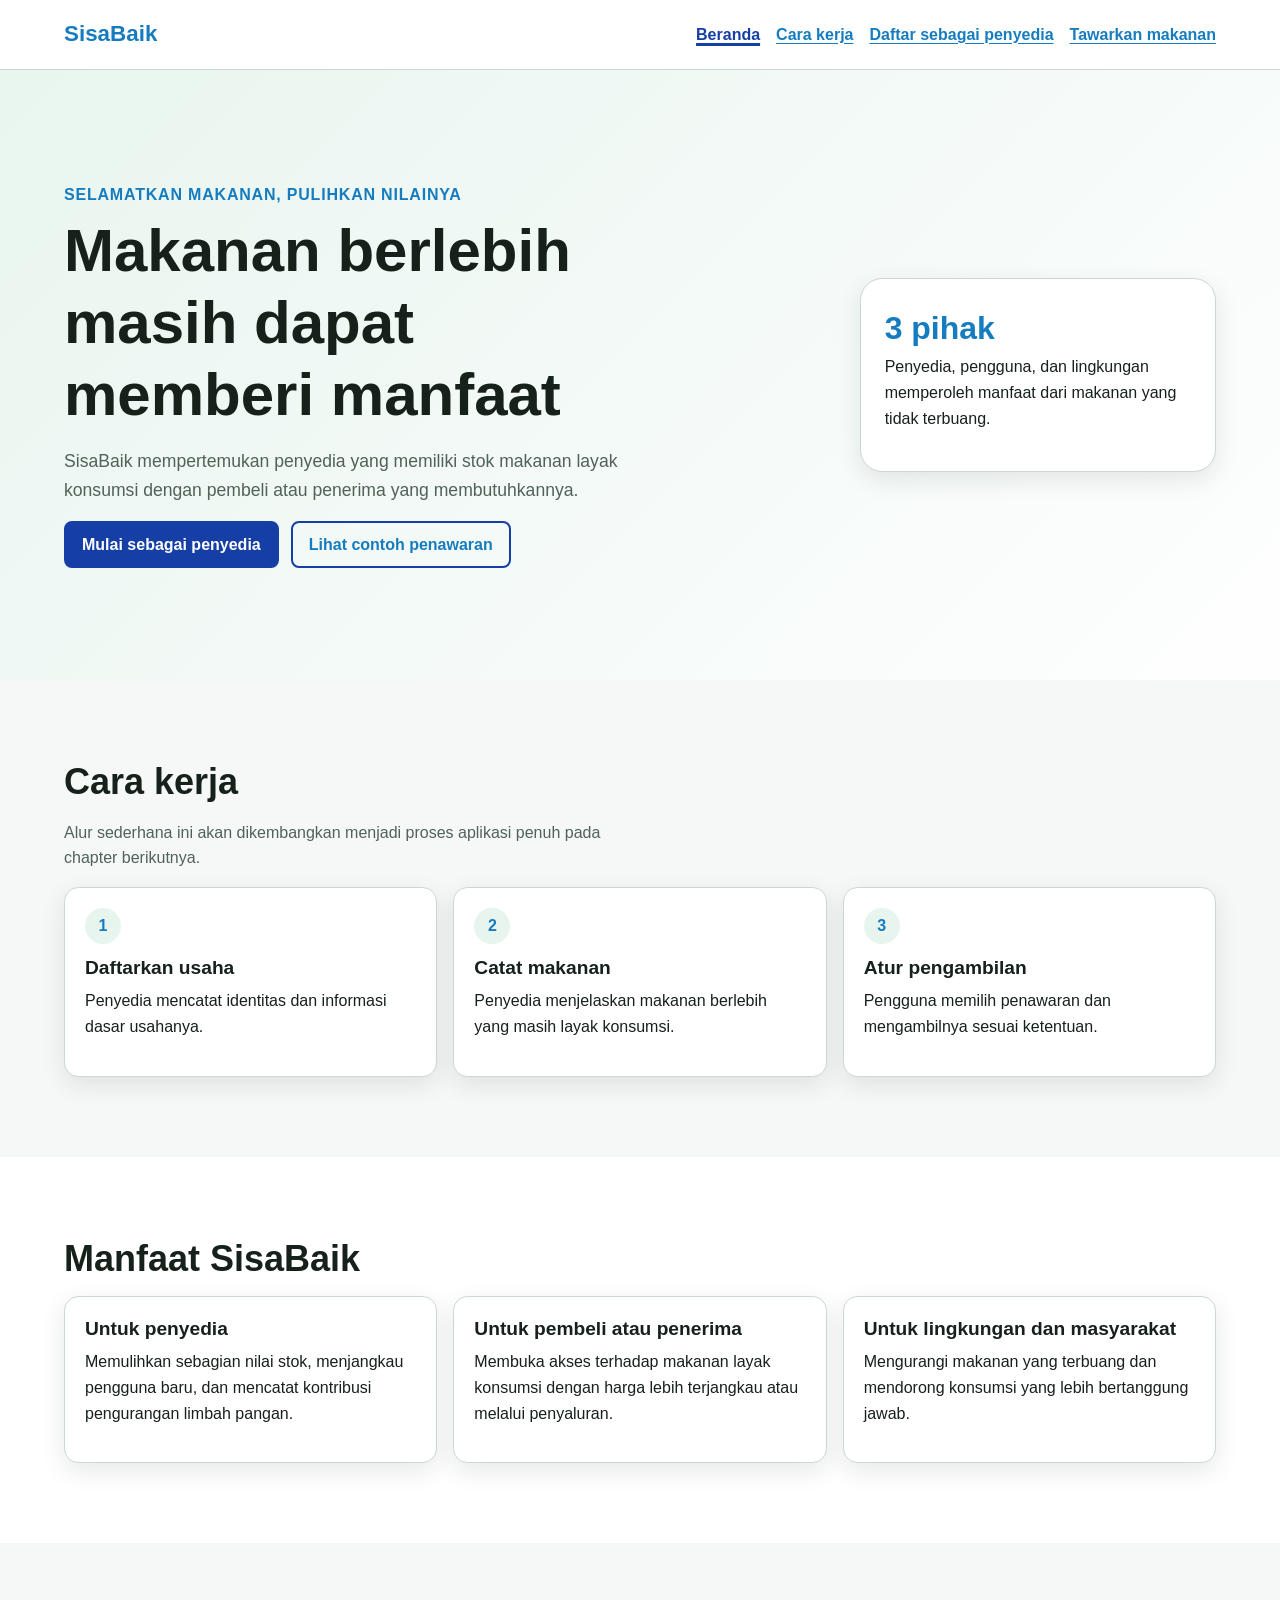
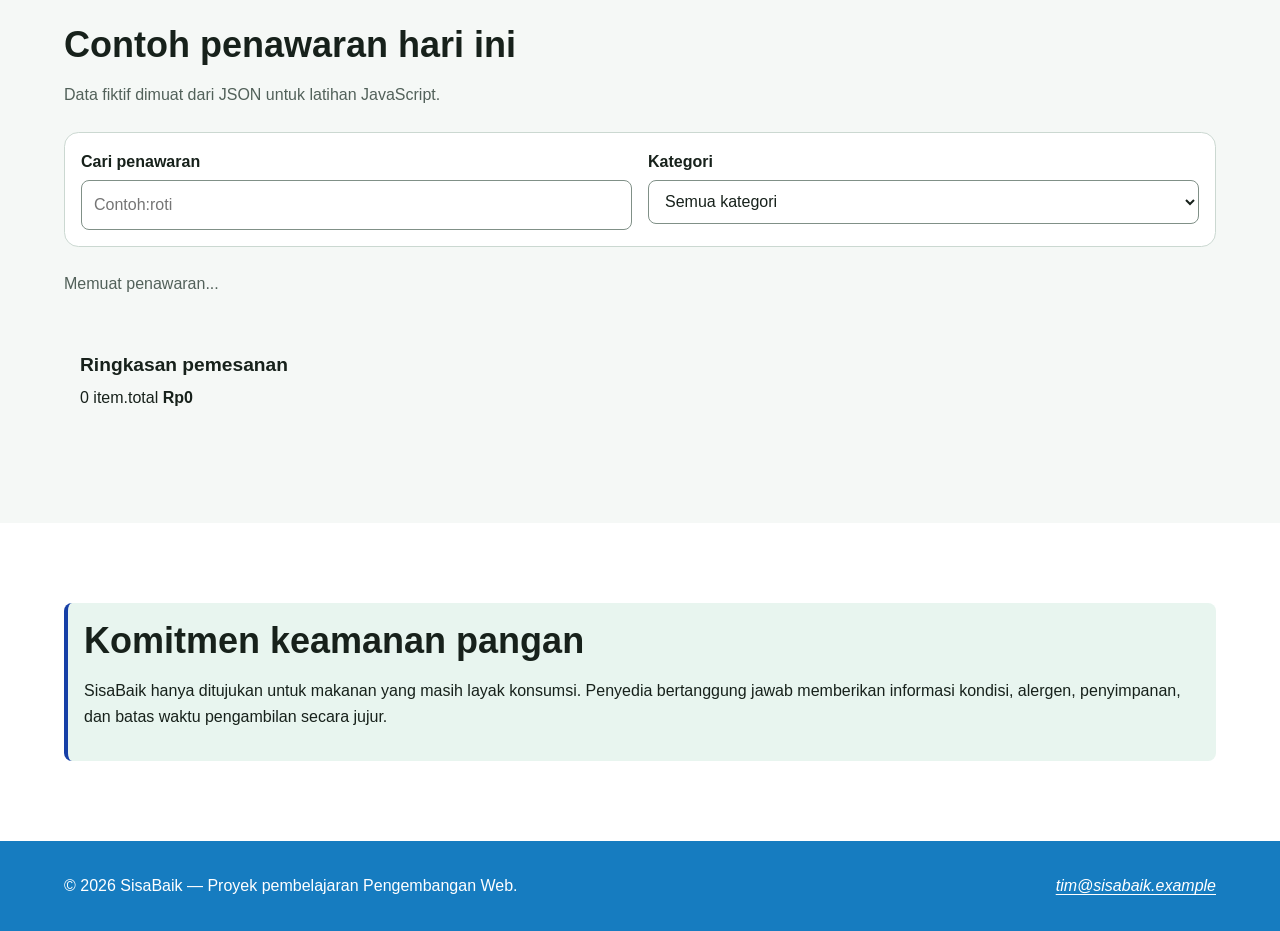
<file: index.html>
<!doctype html>
<html lang="id">
  <head>
    <meta charset="utf-8">
    <meta name="viewport" content="width=device-width, initial-scale=1">
    <meta name="description" content="SisaBaik membantu penyedia menawarkan makanan berlebih agar tetap bernilai, terjangkau, dan tidak terbuang.">
    <title>Beranda | SisaBaik</title>
    <link rel="stylesheet" href="styles.css">
    <script src="app.js" defer></script>
  </head>
  <body>
    <a class="skip-link" href="#konten-utama">Lewati ke konten utama</a>

    <header class="site-header">
      <div class="container header-layout">
        <p class="brand">SisaBaik</p>
        <nav aria-label="Navigasi utama">
          <ul class="nav-list">
            <li><a href="index.html" aria-current="page">Beranda</a></li>
            <li><a href="#cara-kerja">Cara kerja</a></li>
            <li><a href="daftar-penyedia.html">Daftar sebagai penyedia</a></li>
            <li><a href="tawarkan-makanan.html">Tawarkan makanan</a></li>
          </ul>
        </nav>
      </div>
    </header>

    <main id="konten-utama" tabindex="-1">
      <section class="hero" aria-labelledby="judul-utama">
        <div class="container hero-layout">
          <div>
            <p class="eyebrow">Selamatkan makanan, pulihkan nilainya</p>
            <h1 id="judul-utama">Makanan berlebih masih dapat memberi manfaat</h1>
            <p class="lead">SisaBaik mempertemukan penyedia yang memiliki stok makanan layak konsumsi dengan pembeli atau penerima yang membutuhkannya.</p>
            <div class="button-group">
              <a class="button" href="daftar-penyedia.html">Mulai sebagai penyedia</a>
              <a class="button button-secondary" href="#penawaran-contoh">Lihat contoh penawaran</a>
            </div>
          </div>
          <aside class="hero-panel" aria-label="Ringkasan manfaat SisaBaik">
            <strong>3 pihak</strong>
            <p>Penyedia, pengguna, dan lingkungan memperoleh manfaat dari makanan yang tidak terbuang.</p>
          </aside>
        </div>
      </section>

      <section class="section" id="cara-kerja" aria-labelledby="judul-cara-kerja">
        <div class="container">
          <h2 id="judul-cara-kerja">Cara kerja</h2>
          <p class="section-intro">Alur sederhana ini akan dikembangkan menjadi proses aplikasi penuh pada chapter berikutnya.</p>
          <div class="steps-grid">
            <article class="card">
              <span class="step-number" aria-hidden="true">1</span>
              <h3>Daftarkan usaha</h3>
              <p>Penyedia mencatat identitas dan informasi dasar usahanya.</p>
            </article>
            <article class="card">
              <span class="step-number" aria-hidden="true">2</span>
              <h3>Catat makanan</h3>
              <p>Penyedia menjelaskan makanan berlebih yang masih layak konsumsi.</p>
            </article>
            <article class="card">
              <span class="step-number" aria-hidden="true">3</span>
              <h3>Atur pengambilan</h3>
              <p>Pengguna memilih penawaran dan mengambilnya sesuai ketentuan.</p>
            </article>
          </div>
        </div>
      </section>

      <section class="section section-alt" aria-labelledby="judul-manfaat">
        <div class="container">
          <h2 id="judul-manfaat">Manfaat SisaBaik</h2>
          <div class="benefit-grid">
            <article class="card">
              <h3>Untuk penyedia</h3>
              <p>Memulihkan sebagian nilai stok, menjangkau pengguna baru, dan mencatat kontribusi pengurangan limbah pangan.</p>
            </article>
            <article class="card">
              <h3>Untuk pembeli atau penerima</h3>
              <p>Membuka akses terhadap makanan layak konsumsi dengan harga lebih terjangkau atau melalui penyaluran.</p>
            </article>
            <article class="card">
              <h3>Untuk lingkungan dan masyarakat</h3>
              <p>Mengurangi makanan yang terbuang dan mendorong konsumsi yang lebih bertanggung jawab.</p>
            </article>
          </div>
        </div>
      </section>

      <section class="section" id="penawaran-contoh" aria-labelledby="judul-penawaran">
        <div class="container">
          <h2 id="judul-penawaran">Contoh penawaran hari ini</h2>
          <p class="section-intro">Data fiktif dimuat dari JSON untuk latihan JavaScript.</p>
          <form class="filter-panel" id="filter-form" role="search">
            <p>
              <label for="kata-kunci">Cari penawaran</label><br>
              <input id="kata-kunci" name="kata_kunci" type="search" placeholder="Contoh:roti">
            </p>
            <p>
              <label for="filter-kategori">Kategori</label><br>
              <select id="filter-kategori" name="kategori">
                <option value="semua">Semua kategori</option>
                <option value="makanan-siap-saji">Makanan siap saji</option>
                <option value="roti-kue">Roti dan kue</option>
                <option value="buah-sayur">Buah dan sayur</option>
              </select>
            </p>

          </form>
          <p id="status-katalog" class="status-message" role="status" aria-live="polite">Memuat penawaran...</p>
          <div class="offer-grid" id="daftar-penawaran"></div>
          <aside class="cart-summary" aria-labelledby="judul-ringkasan">
            <h3 id="judul-ringkasan">Ringkasan pemesanan</h3>
            <p>
              <span id="jumlah-item">0</span> item.total 
              <strong id="total-pesanan">Rp0</strong>
            </p>
          </aside>
        </div>
      </section>

      <section class="section section-alt" aria-labelledby="judul-keamanan">
        <div class="container">
          <div class="notice">
            <h2 id="judul-keamanan">Komitmen keamanan pangan</h2>
            <p>SisaBaik hanya ditujukan untuk makanan yang masih layak konsumsi. Penyedia bertanggung jawab memberikan informasi kondisi, alergen, penyimpanan, dan batas waktu pengambilan secara jujur.</p>
          </div>
        </div>
      </section>
    </main>

    <footer class="site-footer">
      <div class="container footer-layout">
        <p>&copy; 2026 SisaBaik — Proyek pembelajaran Pengembangan Web.</p>
        <address><a href="mailto:tim@sisabaik.example">tim@sisabaik.example</a></address>
      </div>
    </footer>
  </body>
</html>
</file>
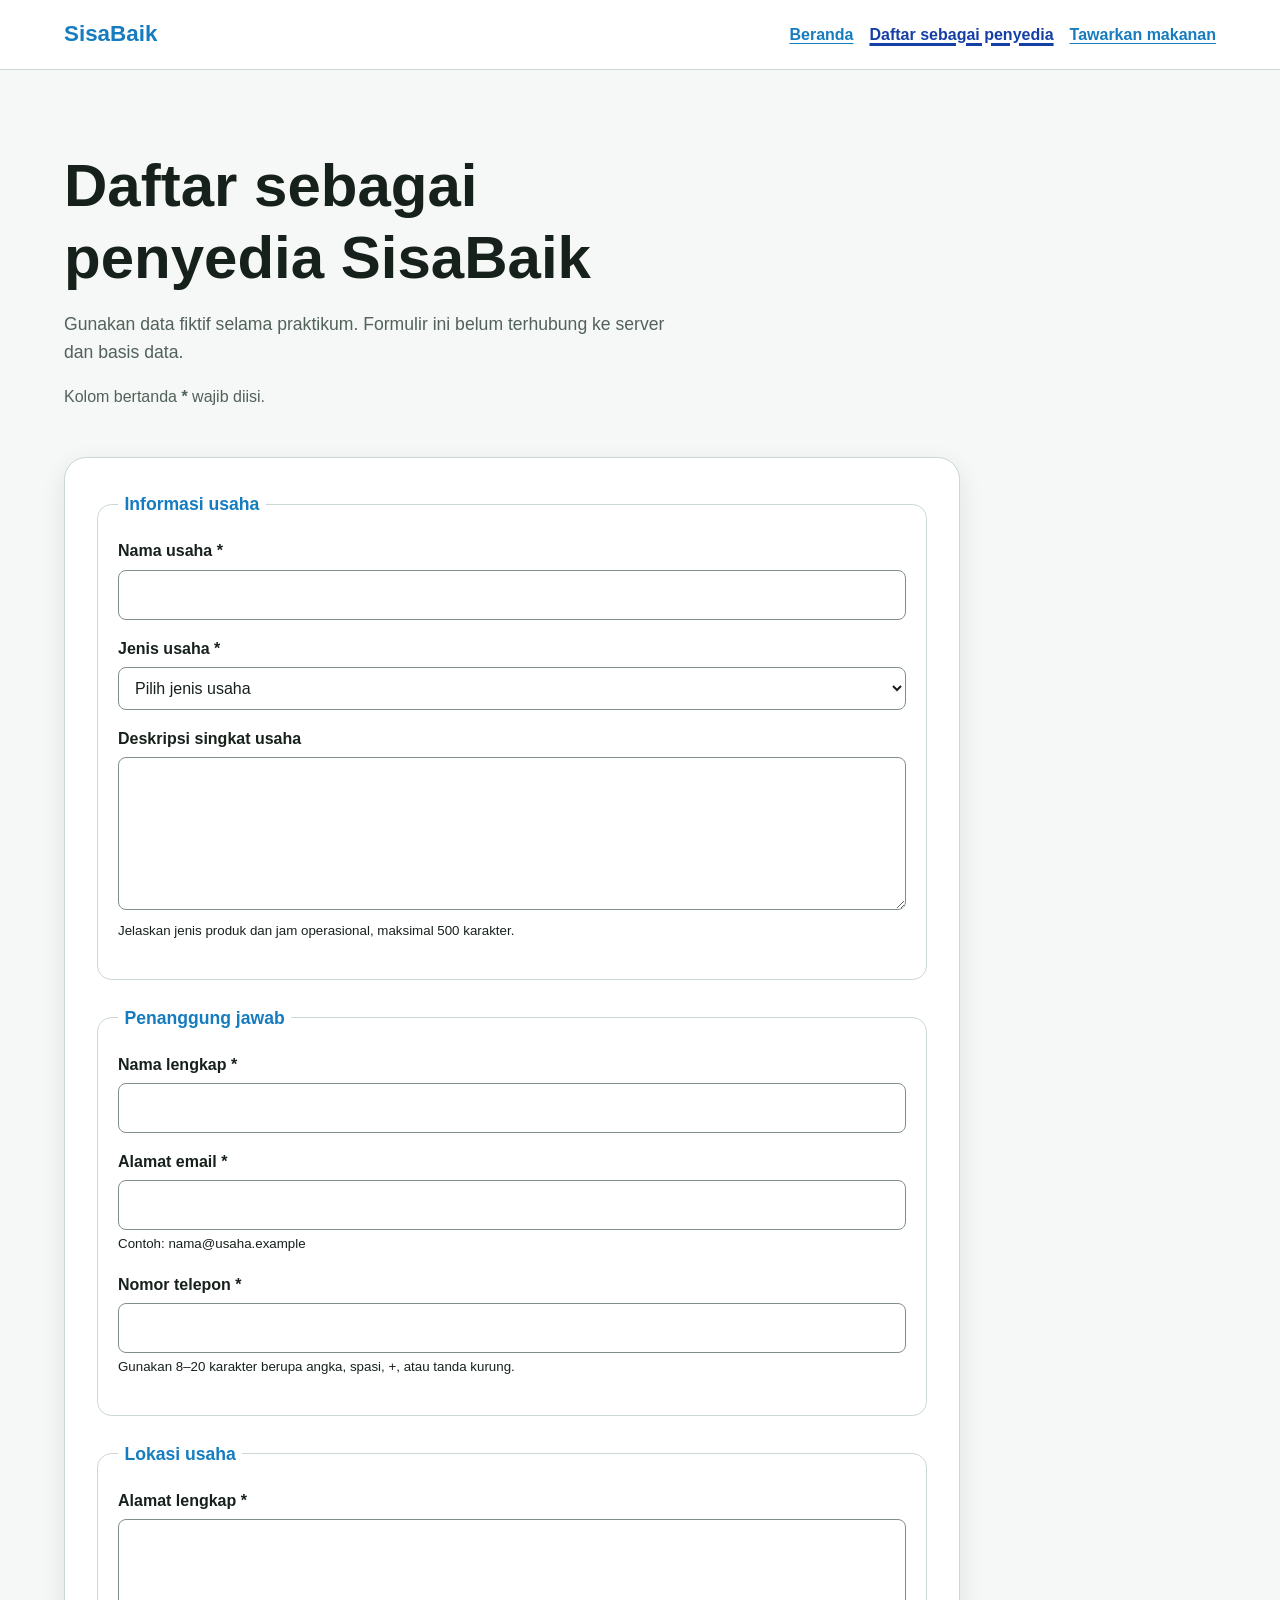
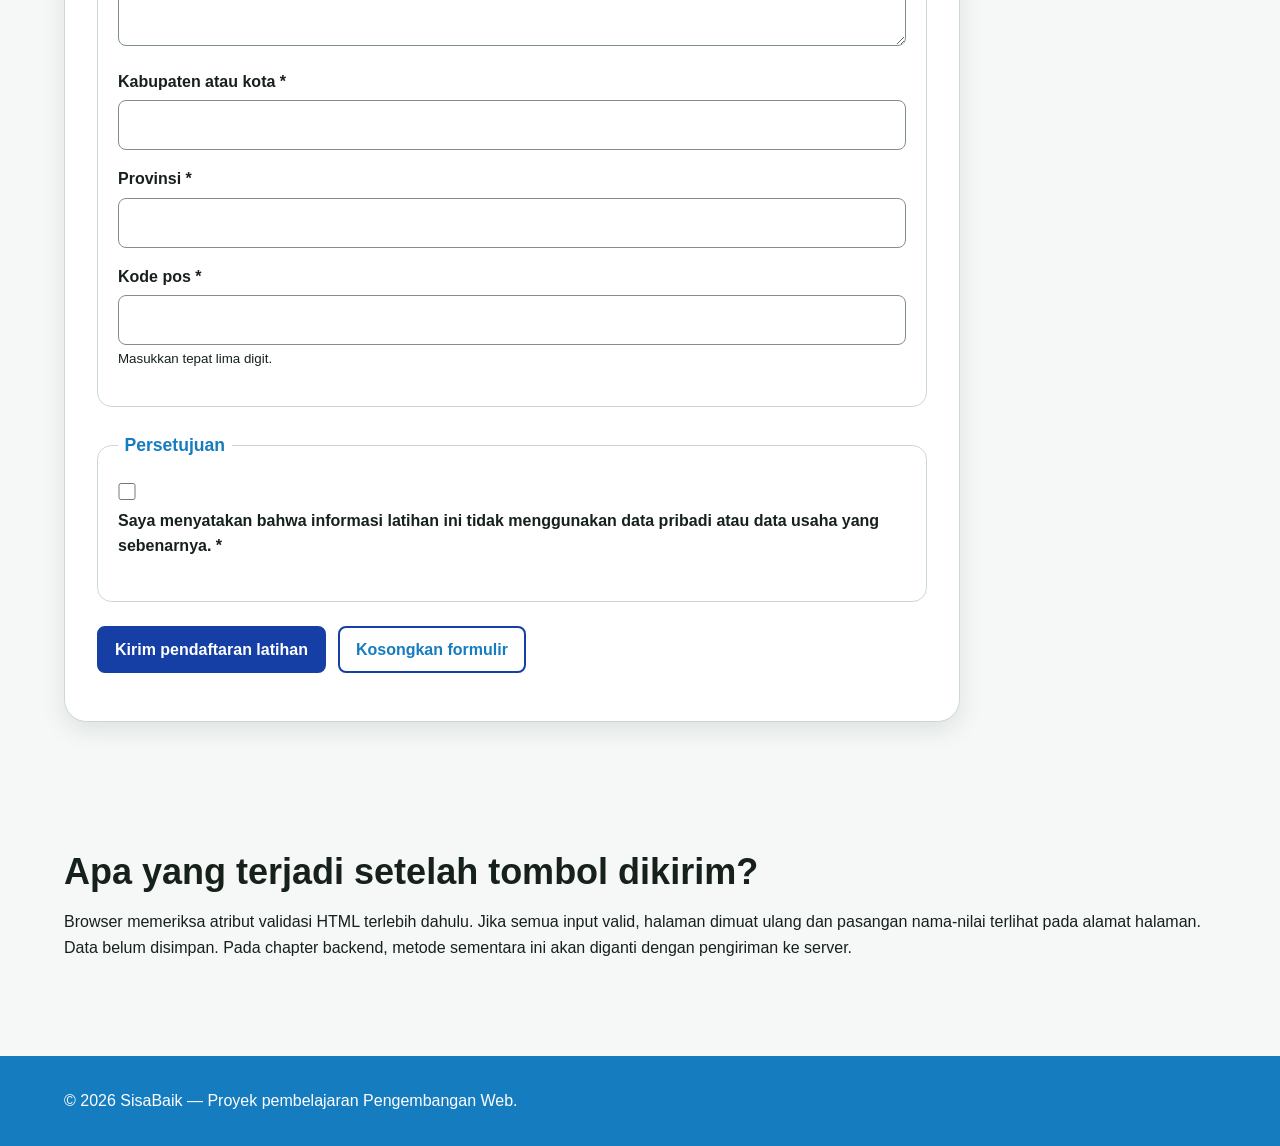
<file: daftar-penyedia.html>
<!doctype html>
<html lang="id">
<head>
<meta charset="utf-8">
<meta name="viewport" content="width=device-width, initial-scale=1">
<meta
name="description"
content="Formulir prototipe untuk mendaftarkan usaha sebagai penyedia makanan di SisaBaik."
>
<title>Daftar Penyedia | SisaBaik</title>
<link rel="stylesheet" href="styles.css">
</head>
<body>
<a class="skip-link" href="#konten-utama">Lewati ke konten utama</a>
<header class="site-header">
<div class="container header-layout">
<p class="brand">SisaBaik</p>
<nav aria-label="Navigasi utama">
<ul class="nav-list">
<li><a href="index.html">Beranda</a></li>
<li>
<a href="daftar-penyedia.html" aria-current="page">
Daftar sebagai penyedia
</a>
</li>
<li><a href="tawarkan-makanan.html">Tawarkan makanan</a></li>
</ul>
</nav>
</div>
</header>
<main class="container" id="konten-utama" tabindex="-1">
<div class="page-heading">
<h1>Daftar sebagai penyedia SisaBaik</h1>
<p class="lead">
    Gunakan data fiktif selama praktikum. Formulir ini belum terhubung ke
server dan basis data.
</p>
<p class="required-note" id="petunjuk-wajib">Kolom bertanda <strong>*</strong> wajib diisi.</p>
</div>
<form
class="form-card"
action="daftar-penyedia.html"
method="get"
aria-describedby="petunjuk-wajib"
>
<fieldset class="form-section">
<legend>Informasi usaha</legend>
<p>
<label for="nama-usaha">Nama usaha *</label><br>
<input
type="text"
id="nama-usaha"
name="nama_usaha"
autocomplete="organization"
minlength="3"
maxlength="100"
required
>
</p>
<p>
<label for="jenis-usaha">Jenis usaha *</label><br>
<select id="jenis-usaha" name="jenis_usaha" required>
<option value="">Pilih jenis usaha</option>
<option value="restoran">Restoran</option>
<option value="toko-roti">Toko roti</option>
<option value="katering">Katering</option>
<option value="ritel">Toko ritel</option>
<option value="hotel">Hotel atau penginapan</option>
<option value="lainnya">Lainnya</option>
</select>
</p>
<p>
<label for="deskripsi-usaha">Deskripsi singkat usaha</label><br>
<textarea
id="deskripsi-usaha"
name="deskripsi_usaha"
rows="5"
maxlength="500"
aria-describedby="bantuan-deskripsi"
></textarea><br>
<small id="bantuan-deskripsi">
Jelaskan jenis produk dan jam operasional, maksimal 500 karakter.
</small>
</p>
</fieldset>
<fieldset class="form-section">
<legend>Penanggung jawab</legend>
<p>
<label for="nama-penanggung-jawab">Nama lengkap *</label><br>
<input
type="text"
id="nama-penanggung-jawab"
name="nama_penanggung_jawab"
autocomplete="name"
minlength="3"
maxlength="100"
required
>
</p>
<p>
<label for="email">Alamat email *</label><br>
<input
type="email"
id="email"
name="email"
autocomplete="email"
maxlength="254"
aria-describedby="bantuan-email"
required
><br>
<small id="bantuan-email">Contoh: nama@usaha.example</small>
</p>
<p>
<label for="telepon">Nomor telepon *</label><br>
<input
type="tel"
id="telepon"
name="telepon"
autocomplete="tel"
inputmode="tel"
pattern="[0-9+() ]{8,20}"
aria-describedby="bantuan-telepon"
required
><br>
<small id="bantuan-telepon">
Gunakan 8–20 karakter berupa angka, spasi, +, atau tanda kurung.
</small>
</p>
</fieldset>
<fieldset class="form-section">
<legend>Lokasi usaha</legend>
<p>
    <label for="alamat">Alamat lengkap *</label><br>
<textarea
id="alamat"
name="alamat"
rows="4"
autocomplete="street-address"
minlength="10"
maxlength="250"
required
></textarea>
</p>
<p>
<label for="kota">Kabupaten atau kota *</label><br>
<input
type="text"
id="kota"
name="kota"
autocomplete="address-level2"
maxlength="100"
required
>
</p>
<p>
<label for="provinsi">Provinsi *</label><br>
<input
type="text"
id="provinsi"
name="provinsi"
autocomplete="address-level1"
maxlength="100"
required
>
</p>
<p>
<label for="kode-pos">Kode pos *</label><br>
<input
type="text"
id="kode-pos"
name="kode_pos"
autocomplete="postal-code"
inputmode="numeric"
pattern="[0-9]{5}"
aria-describedby="bantuan-kode-pos"
required
><br>
<small id="bantuan-kode-pos">Masukkan tepat lima digit.</small>
</p>
</fieldset>
<fieldset class="form-section">
<legend>Persetujuan</legend>
<p>
<input
type="checkbox"
id="persetujuan"
name="persetujuan"
value="setuju"
required
>
<label for="persetujuan">
Saya menyatakan bahwa informasi latihan ini tidak menggunakan
data pribadi atau data usaha yang sebenarnya. *
</label>
</p>
</fieldset>
<p class="form-actions">
<button class="button" type="submit">Kirim pendaftaran latihan</button>
<button class="button button-secondary" type="reset">Kosongkan formulir</button>
</p>
</form>
<section class="section" aria-labelledby="catatan-prototipe">
<h2 id="catatan-prototipe">Apa yang terjadi setelah tombol dikirim?</h2>
<p>
Browser memeriksa atribut validasi HTML terlebih dahulu. Jika semua
input valid, halaman dimuat ulang dan pasangan nama-nilai terlihat
pada alamat halaman. Data belum disimpan. Pada chapter backend,
metode sementara ini akan diganti dengan pengiriman ke server.
</p>
</section>
</main>
<footer class="site-footer">
<div class="container footer-layout">
<p>&copy; 2026 SisaBaik — Proyek pembelajaran Pengembangan Web.</p>
</div>
</footer>
</body>
</html>
</file>
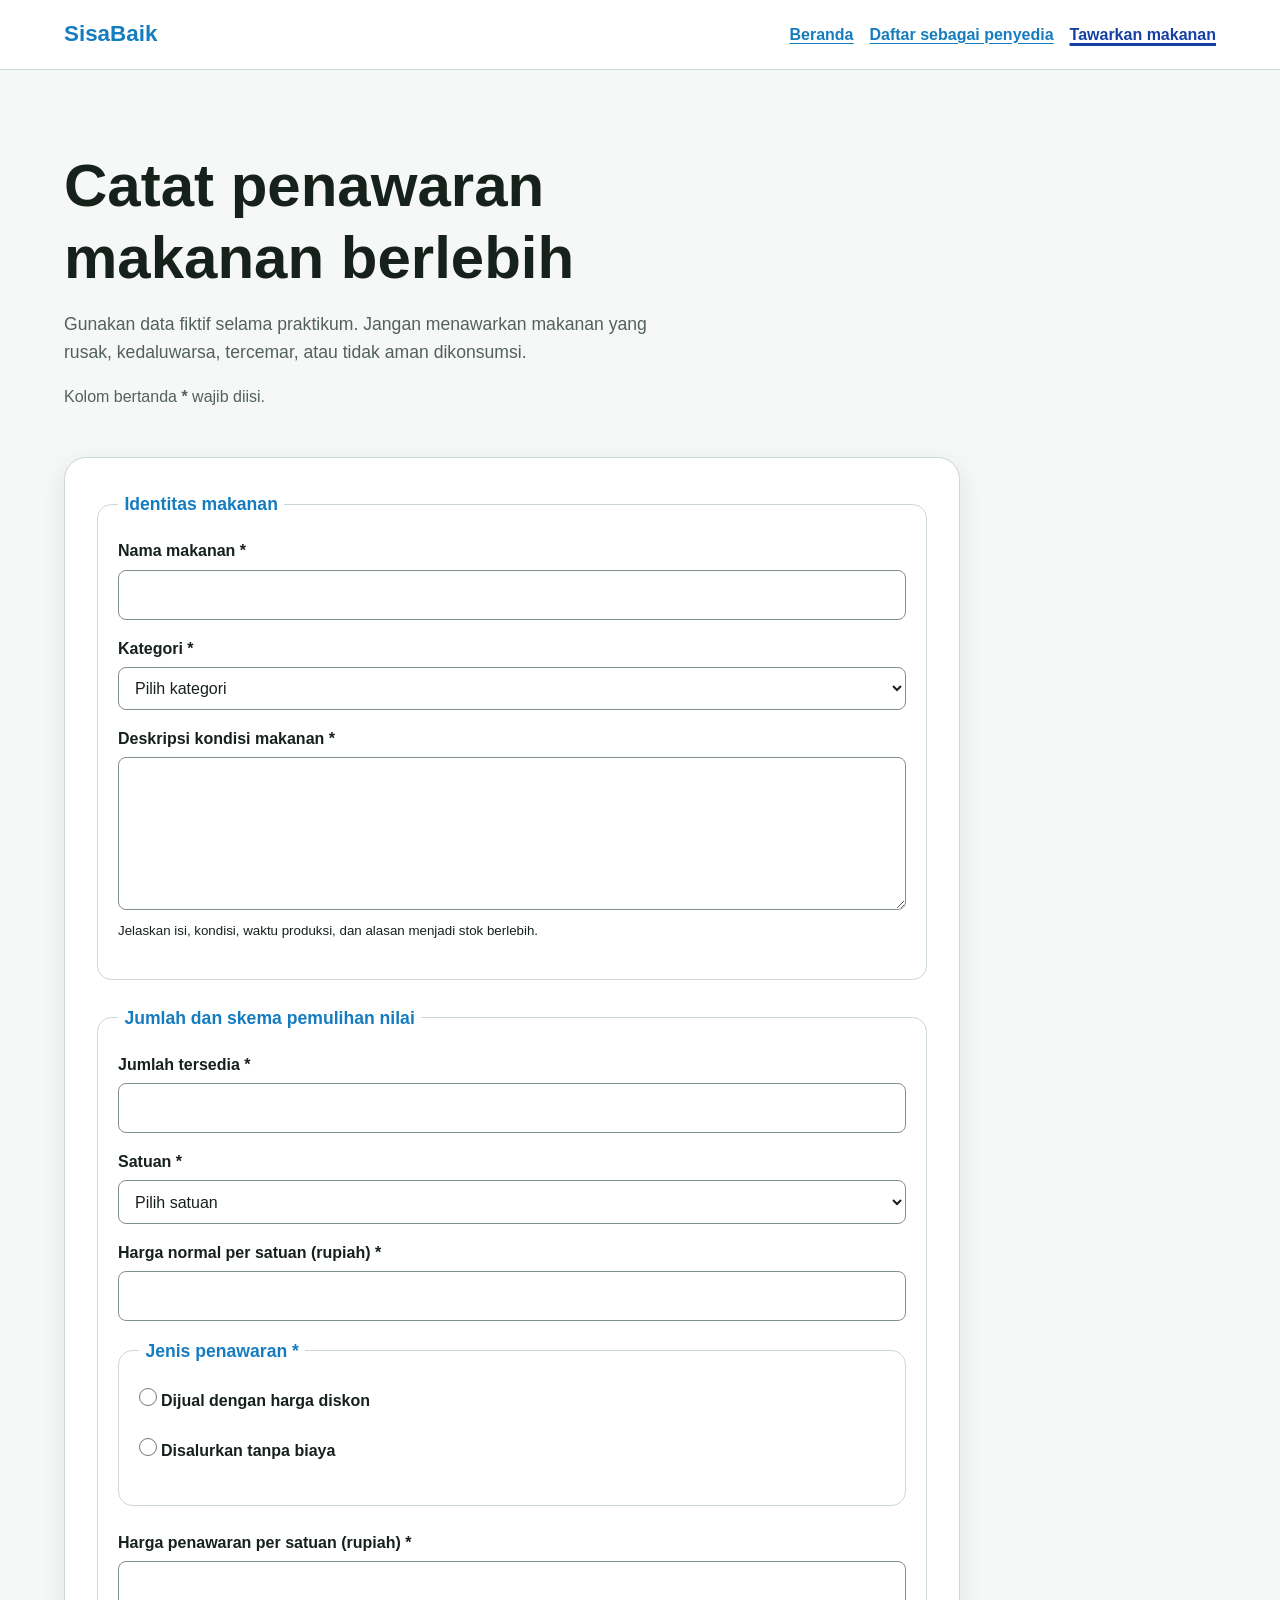
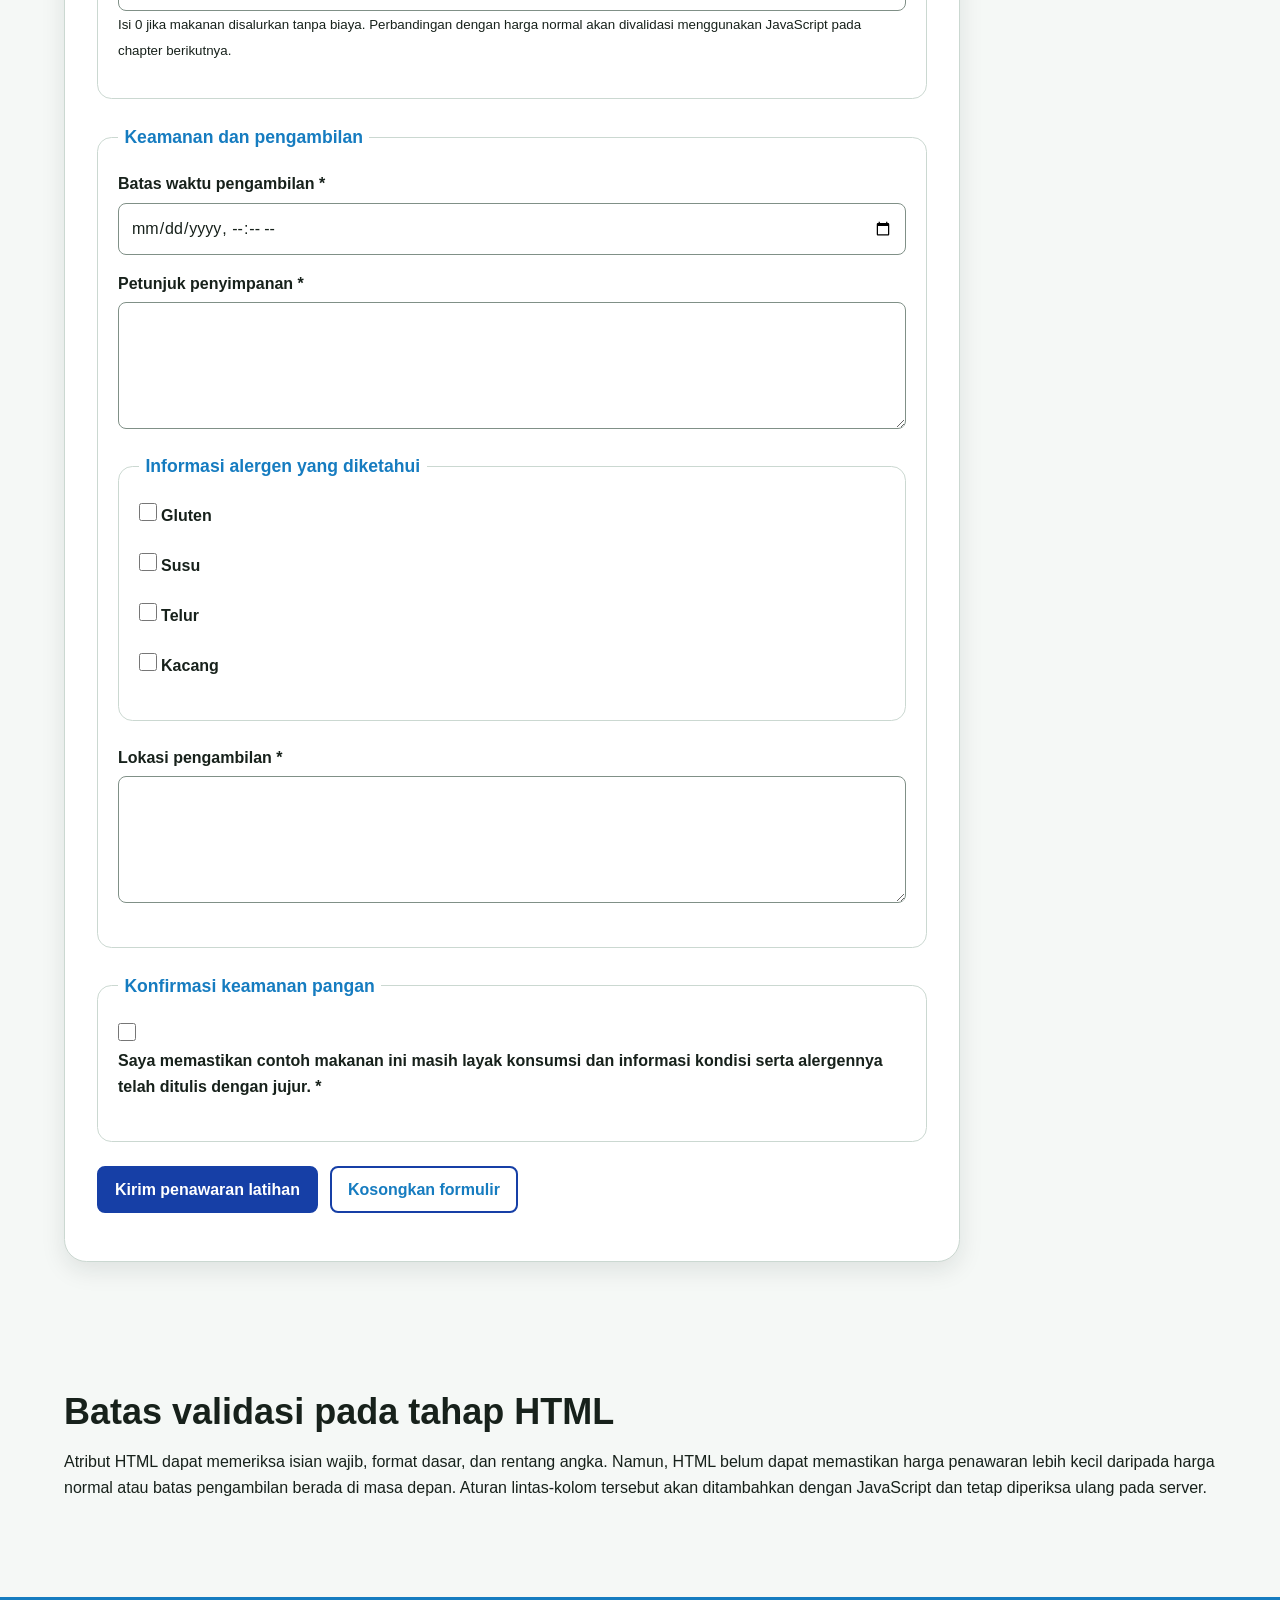
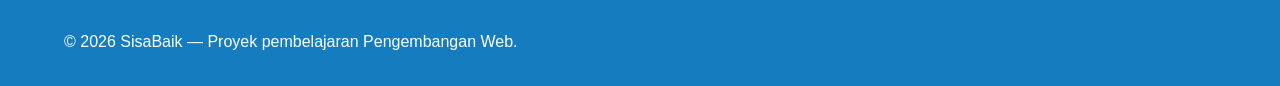
<file: tawarkan-makanan.html>
<!doctype html>
<html lang="id">
<head>
<meta charset="utf-8">
<meta name="viewport" content="width=device-width, initial-scale=1">
<meta
name="description"
content="Formulir prototipe untuk mencatat makanan berlebih yang akan ditawarkan melalui SisaBaik."
>
<title>Tawarkan Makanan | SisaBaik</title>
<link rel="stylesheet" href="styles.css">
<script src="app.js" defer></script>
</head>
<body>
<a class="skip-link" href="#konten-utama">Lewati ke konten utama</a>
<header class="site-header">
<div class="container header-layout">
<p class="brand">SisaBaik</p>
<nav aria-label="Navigasi utama">
<ul class="nav-list">
<li><a href="index.html">Beranda</a></li>
<li><a href="daftar-penyedia.html">Daftar sebagai penyedia</a></li>
<li>
<a href="tawarkan-makanan.html" aria-current="page">
Tawarkan makanan
</a>
</li>
</ul>
</nav>
</div>
</header>
<main class="container" id="konten-utama" tabindex="-1">
<div class="page-heading">
<h1>Catat penawaran makanan berlebih</h1>
<p class="lead">
    Gunakan data fiktif selama praktikum. Jangan menawarkan makanan yang
rusak, kedaluwarsa, tercemar, atau tidak aman dikonsumsi.
</p>
<p class="required-note" id="petunjuk-wajib">Kolom bertanda <strong>*</strong> wajib diisi.</p>
</div>
<form
id="form-penawaran"
class="form-card"
action="tawarkan-makanan.html"
method="get"
aria-describedby="petunjuk-wajib"
>
<fieldset class="form-section">
<legend>Identitas makanan</legend>
<p>
<label for="nama-makanan">Nama makanan *</label><br>
<input
type="text"
id="nama-makanan"
name="nama_makanan"
minlength="3"
maxlength="120"
required
>
</p>
<p>
<label for="kategori">Kategori *</label><br>
<select id="kategori" name="kategori" required>
<option value="">Pilih kategori</option>
<option value="makanan-siap-saji">Makanan siap saji</option>
<option value="roti-kue">Roti atau kue</option>
<option value="buah-sayur">Buah atau sayur</option>
<option value="minuman">Minuman</option>
<option value="bahan-pangan">Bahan pangan</option>
<option value="lainnya">Lainnya</option>
</select>
</p>
<p>
<label for="deskripsi-makanan">Deskripsi kondisi makanan *</label><br>
<textarea
id="deskripsi-makanan"
name="deskripsi_makanan"
rows="5"
minlength="20"
maxlength="600"
aria-describedby="bantuan-deskripsi-makanan"
required
></textarea><br>
<small id="bantuan-deskripsi-makanan">
Jelaskan isi, kondisi, waktu produksi, dan alasan menjadi stok berlebih.
</small>
</p>
</fieldset>
<fieldset class="form-section">
<legend>Jumlah dan skema pemulihan nilai</legend>
<p>
<label for="jumlah">Jumlah tersedia *</label><br>
<input
type="number"
id="jumlah"
name="jumlah"
min="1"
max="1000"
step="1"
required
>
</p>
<p>
<label for="satuan">Satuan *</label><br>
<select id="satuan" name="satuan" required>
<option value="">Pilih satuan</option>
<option value="porsi">Porsi</option>
<option value="paket">Paket</option>
<option value="buah">Buah</option>
<option value="kilogram">Kilogram</option>
<option value="liter">Liter</option>
</select>
</p>
<p>
<label for="harga-normal">Harga normal per satuan (rupiah) *</label><br>
<input
type="number"
id="harga-normal"
name="harga_normal"
min="0"
max="10000000"
step="500"
required
>
</p>
<fieldset class="form-section">
<legend>Jenis penawaran *</legend>
<p>
<input
type="radio"
id="jenis-diskon"
name="jenis_penawaran"
value="diskon"
required
>
<label for="jenis-diskon">Dijual dengan harga diskon</label>
</p>
<p>
<input
type="radio"
id="jenis-donasi"
name="jenis_penawaran"
value="donasi"
>
<label for="jenis-donasi">Disalurkan tanpa biaya</label>
</p>
</fieldset>
<p>
<label for="harga-pemulihan">Harga penawaran per satuan (rupiah) *</label><br>
<input
type="number"
id="harga-pemulihan"
name="harga_penawaran"
min="0"
max="10000000"
step="500"
aria-describedby="bantuan-harga"
required
><br>
<small id="bantuan-harga">
Isi 0 jika makanan disalurkan tanpa biaya. Perbandingan dengan
harga normal akan divalidasi menggunakan JavaScript pada chapter berikutnya.
</small>
</p>
</fieldset>
<fieldset class="form-section">
<legend>Keamanan dan pengambilan</legend>
<p>
    <label for="batas-pengambilan">Batas waktu pengambilan *</label><br>
<input
type="datetime-local"
id="batas-pengambilan"
name="batas_pengambilan"
required
>
</p>
<p>
<label for="petunjuk-penyimpanan">Petunjuk penyimpanan *</label><br>
<textarea
id="petunjuk-penyimpanan"
name="petunjuk_penyimpanan"
rows="4"
minlength="10"
maxlength="300"
required
></textarea>
</p>
<fieldset class="form-section">
<legend>Informasi alergen yang diketahui</legend>
<p>
<input type="checkbox" id="alergen-gluten" name="alergen" value="gluten">
<label for="alergen-gluten">Gluten</label>
</p>
<p>
<input type="checkbox" id="alergen-susu" name="alergen" value="susu">
<label for="alergen-susu">Susu</label>
</p>
<p>
<input type="checkbox" id="alergen-telur" name="alergen" value="telur">
<label for="alergen-telur">Telur</label>
</p>
<p>
    <input type="checkbox" id="alergen-kacang" name="alergen" value="kacang">
<label for="alergen-kacang">Kacang</label>
</p>
</fieldset>
<p>
<label for="lokasi-pengambilan">Lokasi pengambilan *</label><br>
<textarea
id="lokasi-pengambilan"
name="lokasi_pengambilan"
rows="4"
autocomplete="street-address"
minlength="10"
maxlength="250"
required
></textarea>
</p>
</fieldset>
<fieldset class="form-section">
<legend>Konfirmasi keamanan pangan</legend>
<p>
<input
type="checkbox"
id="konfirmasi-keamanan"
name="konfirmasi_keamanan"
value="terkonfirmasi"
required
>
<label for="konfirmasi-keamanan">
Saya memastikan contoh makanan ini masih layak konsumsi dan
informasi kondisi serta alergennya telah ditulis dengan jujur. *
</label>
</p>
</fieldset>
<p class="form-actions">
<button class="button" type="submit">Kirim penawaran latihan</button>
<button class="button button-secondary" type="reset">Kosongkan formulir</button>
</p>
</form>
<section class="section" aria-labelledby="batas-validasi-html">
<h2 id="batas-validasi-html">Batas validasi pada tahap HTML</h2>
<p>
Atribut HTML dapat memeriksa isian wajib, format dasar, dan rentang
angka. Namun, HTML belum dapat memastikan harga penawaran lebih kecil
daripada harga normal atau batas pengambilan berada di masa depan.
Aturan lintas-kolom tersebut akan ditambahkan dengan JavaScript dan
tetap diperiksa ulang pada server.
</p>
</section>
</main>
<footer class="site-footer">
<div class="container footer-layout">
<p>&copy; 2026 SisaBaik — Proyek pembelajaran Pengembangan Web.</p>
</div>
</footer>
</body>
</html>
</file>
<file: styles.css>
:root {
    --color-primary: #163fa6;
    --color-primary-dark: #167cc0;
    --color-primary-soft: #e8f5ef;
    --color-accent: #c2d911;
    --color-text: #17211b;
    --color-muted: #52615a;
    --color-surface: #ffffff;
    --color-background: #f5f8f6;
    --color-border: #cbd8d1;
    --color-danger: #1a9e11;
    --shadow-card: 0 0.5rem 1.5rem rgb(23 33 27 / 10%);
    --radius-small: 0.5rem;
    --radius-medium: 0.9rem;
    --radius-large: 1.4rem;
    --content-width: 72rem;
}
*,
*::before,
*::after {
    box-sizing: border-box;
}
html {
    scroll-behavior: smooth;
}
body {
    margin: 0;
    background: var(--color-background);
    color: var(--color-text);
    font-family: Arial, Helvetica, sans-serif;
    font-size: 1rem;
    line-height: 1.6;
}
h1,
h2,
h3,
p {
    margin-block-start: 0;
}
h1,
h2,
h3 {
    line-height: 1.2;
}
h1 {
    max-width: 18ch;
    margin-block-end: 1rem;
    font-size: clamp(2rem, 7vw, 3.75rem);
}
h2 {
    margin-block-end: 1rem;
    font-size: clamp(1.5rem, 4vw, 2.25rem);
}
h3 {
    margin-block-end: 0.6rem;
    font-size: 1.2rem;
}
a {
    color: var(--color-primary-dark);
    text-underline-offset: 0.2em;
}
a:hover {
    text-decoration-thickness: 0.18em;
}
:focus-visible {
    outline: 0.2rem solid var(--color-accent);
    outline-offset: 0.2rem;
}
.skip-link {
    position: absolute;
    inset-block-start: 0.5rem;
    inset-inline-start: 0.5rem;
    z-index: 100;
    padding: 0.7rem 1rem;
    border-radius: var(--radius-small);
    background: var(--color-text);
    color: var(--color-surface);
    transform: translateY(-180%);
}
.skip-link:focus {
    transform: translateY(0);
}
.container {
    width: min(100% - 2rem, var(--content-width));
    margin-inline: auto;
}
.site-header {
    background: var(--color-surface);
    border-block-end: 0.0625rem solid var(--color-border);
}
.header-layout {
    display: flex;
    flex-direction: column;
    gap: 0.75rem;
    padding-block: 1rem;
}
.brand {
    margin: 0;
    color: var(--color-primary-dark);
    font-size: 1.4rem;
    font-weight: 700;
}
.nav-list {
    display: flex;
    flex-wrap: wrap;
    gap: 0.5rem 1rem;
    margin: 0;
    padding: 0;
    list-style: none;
}
.nav-list a {
    display: inline-block;
    padding-block: 0.35rem;
    font-weight: 700;
}
.nav-list a[aria-current="page"] {
    color: var(--color-primary);
    text-decoration-thickness: 0.2em;
}
.hero {
    padding-block: clamp(3rem, 10vw, 7rem);
    background:
    linear-gradient(135deg, rgb(232 245 239 / 95%), rgb(255 255 255 / 92%));
}
.hero-layout {
    display: grid;
    gap: 2rem;
    align-items: center;
}
.eyebrow {
    margin-block-end: 0.5rem;
    color: var(--color-primary-dark);
    font-weight: 700;
    letter-spacing: 0.05em;
    text-transform: uppercase;
}
.lead {
    max-width: 62ch;
    color: var(--color-muted);
    font-size: 1.1rem;
}
.hero-panel {
    padding: 1.5rem;
    border: 0.0625rem solid var(--color-border);
    border-radius: var(--radius-large);
    background: var(--color-surface);
    box-shadow: var(--shadow-card);
}
.hero-panel strong {
    display: block;
    color: var(--color-primary-dark);
    font-size: 2rem;
}
.button-group,
.form-actions {
    display: flex;
    flex-wrap: wrap;
    gap: 0.75rem;
    align-items: center;
}
.button {
    display: inline-block;
    padding: 0.75rem 1rem;
    border: 0.125rem solid var(--color-primary);
    border-radius: var(--radius-small);
    background: var(--color-primary);
    color: var(--color-surface);
    font: inherit;
    font-weight: 700;
    line-height: 1.2;
    text-decoration: none;
    cursor: pointer;
}
.button:hover {
    background: var(--color-primary-dark);
    border-color: var(--color-primary-dark);
}
.button-secondary {
    background: transparent;
    color: var(--color-primary-dark);
}
.section {
    padding-block: clamp(2.5rem, 7vw, 5rem);
}
.section-alt {
    background: var(--color-surface);
}
.section-intro {
    max-width: 65ch;
    color: var(--color-muted);
}
.steps-grid,
.benefit-grid,
.offer-grid {
    display: grid;
    grid-template-columns: 1fr;
    gap: 1rem;
}
.card {
    padding: 1.25rem;
    border: 0.0625rem solid var(--color-border);
    border-radius: var(--radius-medium);
    background: var(--color-surface);
    box-shadow: var(--shadow-card);
}
.step-number {
    display: inline-grid;
    width: 2.25rem;
    height: 2.25rem;
    margin-block-end: 0.75rem;
    place-items: center;
    border-radius: 50%;
    background: var(--color-primary-soft);
    color: var(--color-primary-dark);
    font-weight: 700;
}
.offer-card {
    display: flex;
    flex-direction: column;
    overflow: hidden;
    border: 0.0625rem solid var(--color-border);
    border-radius: var(--radius-medium);
    background: var(--color-surface);
    box-shadow: var(--shadow-card);
}
.offer-card__visual {
    min-height: 8rem;
    background: linear-gradient(135deg, var(--color-primary), var(--color-primary-dark));
}
.offer-card__content {
    display: flex;
    flex: 1;
    flex-direction: column;
    padding: 1.25rem;
}
.offer-card__meta {
    color: var(--color-muted);
}
.offer-card__price {
    margin-block-start: auto;
    font-size: 1.15rem;
}
.badge {
    display: inline-block;
    width: fit-content;
    margin-block-end: 0.75rem;
    padding: 0.25rem 0.6rem;
    border-radius: 999px;
    background: var(--color-primary-soft);
    color: var(--color-primary-dark);
    font-size: 0.85rem;
    font-weight: 700;
}
.notice {
    padding: 1rem;
    border-inline-start: 0.3rem solid var(--color-primary);
    border-radius: var(--radius-small);
    background: var(--color-primary-soft);
}
.page-heading {
    padding-block: clamp(2.5rem, 7vw, 5rem) 2rem;
}
.form-card {
    max-width: 56rem;
    margin-block-end: 3rem;
    padding: clamp(1rem, 4vw, 2rem);
    border: 0.0625rem solid var(--color-border);
    border-radius: var(--radius-large);
    background: var(--color-surface);
    box-shadow: var(--shadow-card);
}
.form-section {
    margin: 0 0 1.5rem;
    padding: 1.25rem;
    border: 0.0625rem solid var(--color-border);
    border-radius: var(--radius-medium);
}
.form-section legend {
    padding-inline: 0.4rem;
    color: var(--color-primary-dark);
    font-size: 1.1rem;
    font-weight: 700;
}
label {
display: inline-block;
margin-block-end: 0.35rem;
font-weight: 700;
}
input,
select,
textarea {
    width: 100%;
    padding: 0.7rem 0.75rem;
    border: 0.0625rem solid #809087;
    border-radius: var(--radius-small);
    background: var(--color-surface);
    color: var(--color-text);
    font: inherit;
}
textarea {
    resize: vertical;
}
input:focus,
select:focus,
textarea:focus {
    border-color: var(--color-primary-dark);
}
input[type="checkbox"],
input[type="radio"] {
    width: 1.1rem;
    height: 1.1rem;
    margin: 0.2rem 0 0;
    accent-color: var(--color-primary);
}
.required-note {
    color: var(--color-muted);
}
.site-footer {
    padding-block: 2rem;
    background: var(--color-primary-dark);
    color: var(--color-surface);
}
.site-footer a {
    color: var(--color-surface);
}
.footer-layout {
    display: flex;
    flex-direction: column;
    gap: 0.5rem;
}
.footer-layout p,
.footer-layout address {
    margin: 0;
}
@media (min-width: 48rem) {
.header-layout {
    flex-direction: row;
    justify-content: space-between;
    align-items: center;
}
.hero-layout {
    grid-template-columns: minmax(0, 1.5fr) minmax(15rem, 0.7fr);
}
.steps-grid,
.benefit-grid {
    grid-template-columns: repeat(3, minmax(0, 1fr));
}
.offer-grid {
    grid-template-columns: repeat(2, minmax(0, 1fr));
}
.footer-layout {
    flex-direction: row;
    justify-content: space-between;
    align-items: center;
}
}
@media (min-width: 68rem) {
.offer-grid {
    grid-template-columns: repeat(3, minmax(0, 1fr));
}
}
@media (prefers-reduced-motion: reduce) {
html {
    scroll-behavior: auto;
}
}
.filter-panel { display:grid; gap:1rem; margin-block:1.5rem; padding:1rem; border:0.0625rem solid var(--color-border);
    border-radius:var(--radius-medium); background:var(--color-surface); }
    .filter-panel p { margin:0; }
    .status-message { min-height:1.6em; color:var(--color-muted); }
    .cart-summary { margin-block-start:1.5rem; padding:1rem; border-radius:var(--radius-medium); background:var(--color-
        primary-soft); }
        .error-message { color:var(--color-danger); font-weight:700; }
        @media (min-width:48rem) { .filter-panel { grid-template-columns:repeat(2,minmax(0,1fr)); } }
</file>
